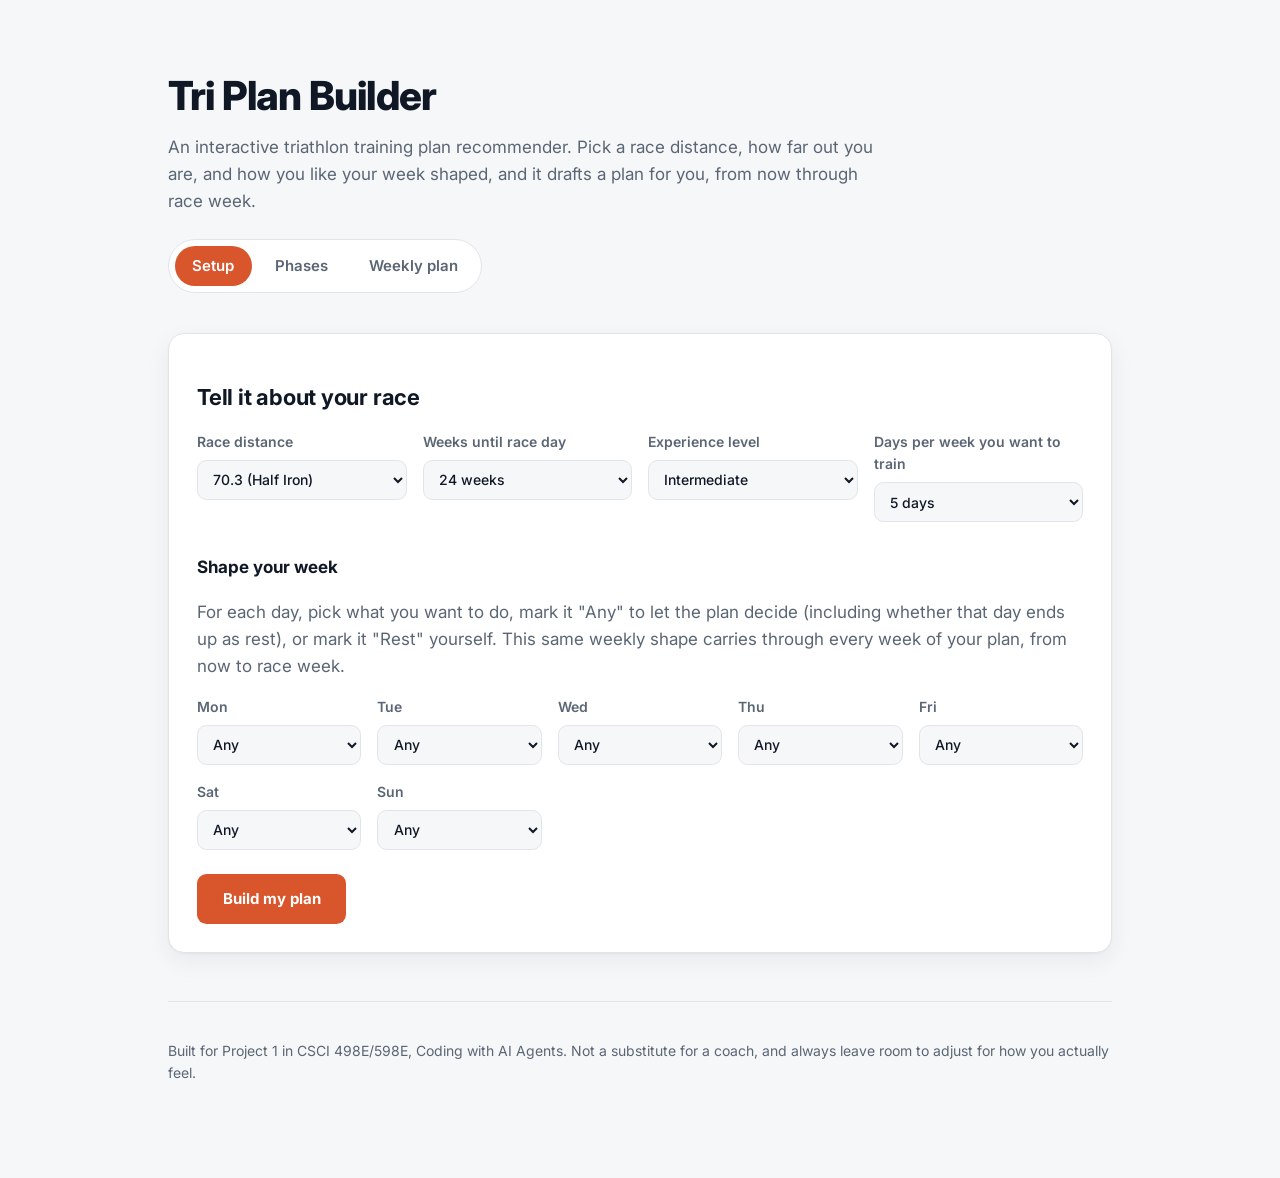
<file: index.html>
<!doctype html>
<html lang="en">
<head>
  <meta charset="utf-8">
  <meta name="viewport" content="width=device-width, initial-scale=1">
  <title>Tri Plan Builder</title>
  <link rel="stylesheet" href="style.css">
</head>
<body>

  <header class="hero">
    <h1>Tri Plan Builder</h1>
    <p class="tagline">
      An interactive triathlon training plan recommender. Pick a race distance,
      how far out you are, and how you like your week shaped, and it drafts a
      plan for you, from now through race week.
    </p>
  </header>

  <nav class="site-nav">
    <a href="index.html" aria-current="page">Setup</a>
    <a href="phases.html">Phases</a>
    <a href="weekly.html">Weekly plan</a>
  </nav>

  <main>
    <section id="setup" aria-labelledby="setup-heading">
      <h2 id="setup-heading">Tell it about your race</h2>

      <div class="field-grid">
        <label>
          Race distance
          <select id="distance">
            <option value="sprint">Sprint</option>
            <option value="olympic">Olympic</option>
            <option value="70.3" selected>70.3 (Half Iron)</option>
            <option value="full">Full (140.6)</option>
          </select>
        </label>

        <label>
          Weeks until race day
          <select id="weeksOut">
            <option value="12">12 weeks</option>
            <option value="16">16 weeks</option>
            <option value="20">20 weeks</option>
            <option value="24" selected>24 weeks</option>
            <option value="28">28 weeks</option>
            <option value="32">32 weeks</option>
            <option value="36">36 weeks</option>
            <option value="40">40 weeks</option>
            <option value="44">44 weeks</option>
            <option value="48">48 weeks</option>
            <option value="52">52 weeks (1 year)</option>
          </select>
        </label>

        <label>
          Experience level
          <select id="experience">
            <option value="beginner">Beginner</option>
            <option value="intermediate" selected>Intermediate</option>
            <option value="advanced">Advanced</option>
          </select>
        </label>

        <label>
          Days per week you want to train
          <select id="daysPerWeek">
            <option value="3">3 days</option>
            <option value="4">4 days</option>
            <option value="5" selected>5 days</option>
            <option value="6">6 days</option>
            <option value="7">7 days</option>
          </select>
        </label>
      </div>

      <h3>Shape your week</h3>
      <p class="hint">
        For each day, pick what you want to do, mark it "Any" to let the plan
        decide (including whether that day ends up as rest), or mark it
        "Rest" yourself. This same weekly shape carries through every week of
        your plan, from now to race week.
      </p>

      <div class="day-grid" id="dayGrid">
        <!-- One label/select pair per day, built by index.js -->
      </div>

      <p id="validationMessage" class="validation" role="alert" hidden></p>

      <button id="generateBtn" type="button">Build my plan</button>
    </section>
  </main>

  <footer>
    <p>
      Built for Project 1 in CSCI 498E/598E, Coding with AI Agents. Not a
      substitute for a coach, and always leave room to adjust for how you
      actually feel.
    </p>
  </footer>

  <script src="plan-data.js"></script>
  <script src="index.js"></script>
</body>
</html>
</file>
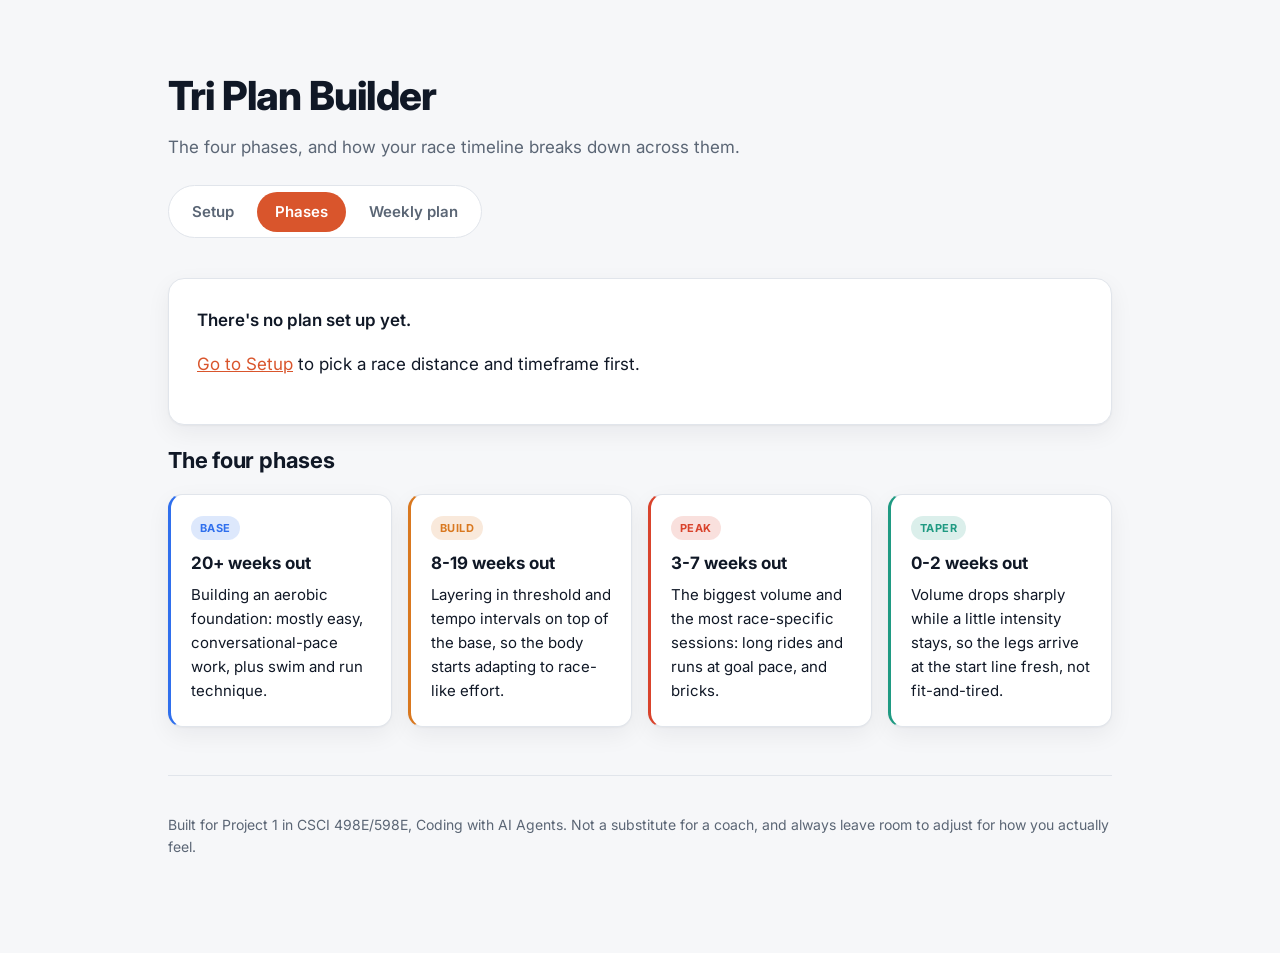
<file: phases.html>
<!doctype html>
<html lang="en">
<head>
  <meta charset="utf-8">
  <meta name="viewport" content="width=device-width, initial-scale=1">
  <title>Tri Plan Builder - Phases</title>
  <link rel="stylesheet" href="style.css">
</head>
<body>

  <header class="hero">
    <h1>Tri Plan Builder</h1>
    <p class="tagline">The four phases, and how your race timeline breaks down across them.</p>
  </header>

  <nav class="site-nav">
    <a href="index.html">Setup</a>
    <a href="phases.html" aria-current="page">Phases</a>
    <a href="weekly.html">Weekly plan</a>
  </nav>

  <main>
    <div id="noPlan" class="notice" hidden>
      <p>There's no plan set up yet.</p>
      <p><a href="index.html">Go to Setup</a> to pick a race distance and timeframe first.</p>
    </div>

    <section id="planSummary" class="overview" hidden></section>

    <section id="phaseBreakdown" aria-labelledby="breakdown-heading" hidden>
      <h2 id="breakdown-heading">Your timeline</h2>
      <div id="breakdownList" class="phase-breakdown"></div>
    </section>

    <section aria-labelledby="reference-heading">
      <h2 id="reference-heading">The four phases</h2>
      <div id="phaseReference" class="week"></div>
    </section>
  </main>

  <footer>
    <p>
      Built for Project 1 in CSCI 498E/598E, Coding with AI Agents. Not a
      substitute for a coach, and always leave room to adjust for how you
      actually feel.
    </p>
  </footer>

  <script src="plan-data.js"></script>
  <script src="phases.js"></script>
</body>
</html>
</file>
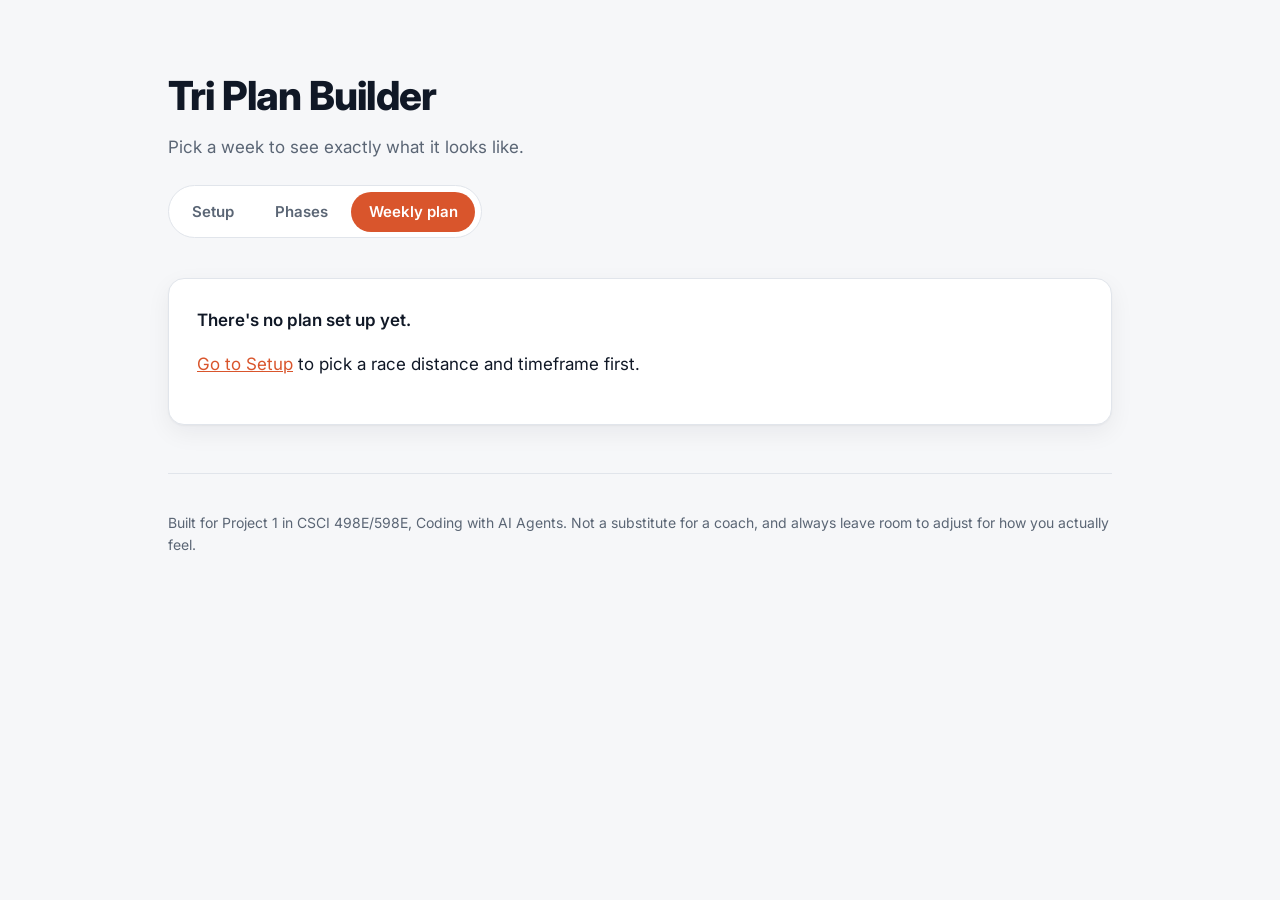
<file: weekly.html>
<!doctype html>
<html lang="en">
<head>
  <meta charset="utf-8">
  <meta name="viewport" content="width=device-width, initial-scale=1">
  <title>Tri Plan Builder - Weekly Plan</title>
  <link rel="stylesheet" href="style.css">
</head>
<body>

  <header class="hero">
    <h1>Tri Plan Builder</h1>
    <p class="tagline">Pick a week to see exactly what it looks like.</p>
  </header>

  <nav class="site-nav">
    <a href="index.html">Setup</a>
    <a href="phases.html">Phases</a>
    <a href="weekly.html" aria-current="page">Weekly plan</a>
  </nav>

  <main>
    <div id="noPlan" class="notice" hidden>
      <p>There's no plan set up yet.</p>
      <p><a href="index.html">Go to Setup</a> to pick a race distance and timeframe first.</p>
    </div>

    <section id="weekPicker" hidden>
      <label for="weekSelect">
        Week
        <select id="weekSelect"></select>
      </label>
    </section>

    <section id="output" hidden aria-labelledby="output-heading">
      <h2 id="output-heading">Your week</h2>
      <div id="overview" class="overview"></div>
      <div id="weeklySchedule" class="week"></div>
    </section>
  </main>

  <footer>
    <p>
      Built for Project 1 in CSCI 498E/598E, Coding with AI Agents. Not a
      substitute for a coach, and always leave room to adjust for how you
      actually feel.
    </p>
  </footer>

  <script src="plan-data.js"></script>
  <script src="weekly.js"></script>
</body>
</html>
</file>
<file: style.css>
/* Tri Plan Builder - theme
   Clean, minimal, navy-and-one-accent palette, with light and dark variants.
   Disciplines (swim/bike/run/strength) and phases (base/build/peak/taper)
   each get a quiet, consistent color so the weekly and phases views are
   easy to scan without the page turning into a rainbow. */

@import url("https://fonts.googleapis.com/css2?family=Inter:wght@400;500;600;700;800&display=swap");

:root {
  color-scheme: light dark;

  /* --- Light palette (default) --- */
  --bg: #f6f7f9;
  --surface: #ffffff;
  --surface-raised: #ffffff;
  --text: #101826;
  --text-muted: #5b6675;
  --border: #e1e5eb;
  --accent: #d9552c;
  --accent-contrast: #ffffff;
  --shadow: 0 1px 2px rgba(16, 24, 38, 0.04), 0 8px 24px rgba(16, 24, 38, 0.06);

  --c-swim: #2f6fed;
  --c-bike: #d9781f;
  --c-run: #2e9e5b;
  --c-strength: #8452c9;

  --c-base: #2f6fed;
  --c-build: #d9781f;
  --c-peak: #d9432c;
  --c-taper: #1f9a82;
}

@media (prefers-color-scheme: dark) {
  :root {
    --bg: #0b1320;
    --surface: #101b2c;
    --surface-raised: #142238;
    --text: #eef2f7;
    --text-muted: #93a2b5;
    --border: #223451;
    --accent: #ff8657;
    --accent-contrast: #10151f;
    --shadow: 0 1px 2px rgba(0, 0, 0, 0.3), 0 8px 28px rgba(0, 0, 0, 0.35);

    --c-swim: #5b93ff;
    --c-bike: #f0a248;
    --c-run: #4cc082;
    --c-strength: #b083ec;

    --c-base: #5b93ff;
    --c-build: #f0a248;
    --c-peak: #ff7a63;
    --c-taper: #38c4a8;
  }
}

* {
  box-sizing: border-box;
}

body {
  font-family: "Inter", system-ui, -apple-system, "Segoe UI", Roboto, sans-serif;
  background: var(--bg);
  color: var(--text);
  max-width: 62rem;
  margin: 0 auto;
  padding: 3rem 1.5rem 5rem;
  line-height: 1.6;
  font-size: 1.0625rem;
}

a {
  color: var(--accent);
}

.hero {
  margin-bottom: 1.5rem;
}

h1 {
  font-size: 2.5rem;
  font-weight: 800;
  letter-spacing: -0.02em;
  line-height: 1.05;
  margin-bottom: 0.75rem;
  background: linear-gradient(90deg, var(--text) 55%, var(--accent));
  -webkit-background-clip: text;
  background-clip: text;
  color: transparent;
}

.tagline {
  max-width: 65ch;
  color: var(--text-muted);
  font-size: 1.0625rem;
}

h2 {
  font-size: 1.375rem;
  font-weight: 700;
  letter-spacing: -0.01em;
  margin-bottom: 1rem;
}

h3 {
  font-size: 1.0625rem;
  font-weight: 700;
  margin: 2rem 0 0.5rem;
}

.hint {
  color: var(--text-muted);
  margin-bottom: 1rem;
}

/* --- Nav --- */
.site-nav {
  display: flex;
  gap: 0.35rem;
  margin-bottom: 2.5rem;
  padding: 0.35rem;
  border: 1px solid var(--border);
  border-radius: 999px;
  background: var(--surface);
  width: fit-content;
}

.site-nav a {
  color: var(--text-muted);
  text-decoration: none;
  font-weight: 600;
  font-size: 0.9375rem;
  padding: 0.5rem 1.1rem;
  border-radius: 999px;
  transition: background 0.15s ease, color 0.15s ease;
}

.site-nav a:hover {
  color: var(--text);
  background: var(--bg);
}

.site-nav a[aria-current="page"] {
  color: var(--accent-contrast);
  background: var(--accent);
}

/* --- Setup form --- */
#setup {
  border: 1px solid var(--border);
  border-radius: 1rem;
  padding: 1.75rem;
  margin-bottom: 2.5rem;
  background: var(--surface);
  box-shadow: var(--shadow);
}

.field-grid {
  display: grid;
  grid-template-columns: repeat(auto-fit, minmax(11rem, 1fr));
  gap: 1rem;
}

label {
  display: flex;
  flex-direction: column;
  gap: 0.4rem;
  font-size: 0.875rem;
  font-weight: 600;
  color: var(--text-muted);
}

select {
  font: inherit;
  font-weight: 500;
  color: var(--text);
  padding: 0.6rem 0.7rem;
  border-radius: 0.6rem;
  border: 1px solid var(--border);
  background: var(--bg);
  transition: border-color 0.15s ease;
}

select:focus-visible {
  outline: 2px solid var(--accent);
  outline-offset: 1px;
}

.day-grid {
  display: grid;
  grid-template-columns: repeat(auto-fit, minmax(8.5rem, 1fr));
  gap: 1rem;
}

.validation {
  margin-top: 1rem;
  padding: 0.85rem 1.1rem;
  border-radius: 0.6rem;
  background: color-mix(in srgb, var(--c-peak) 12%, transparent);
  border: 1px solid color-mix(in srgb, var(--c-peak) 35%, transparent);
  color: var(--text);
  font-weight: 600;
  font-size: 0.9375rem;
}

button {
  font: inherit;
  font-weight: 700;
  font-size: 0.9375rem;
  margin-top: 1.5rem;
  padding: 0.8rem 1.6rem;
  border-radius: 0.6rem;
  border: none;
  background: var(--accent);
  color: var(--accent-contrast);
  cursor: pointer;
  transition: transform 0.1s ease, filter 0.15s ease;
}

button:hover {
  filter: brightness(1.08);
}

button:active {
  transform: translateY(1px);
}

/* --- Overview card --- */
.overview {
  border: 1px solid var(--border);
  border-radius: 1rem;
  padding: 1.5rem 1.75rem;
  margin-bottom: 1.5rem;
  background: var(--surface);
  box-shadow: var(--shadow);
}

.overview h3 {
  margin-top: 0;
}

.overview dl {
  display: grid;
  grid-template-columns: auto 1fr;
  gap: 0.5rem 1.25rem;
  margin: 0;
}

.overview dt {
  font-weight: 600;
  color: var(--text-muted);
  font-size: 0.9375rem;
}

.overview dd {
  margin: 0;
  font-size: 0.9375rem;
}

/* --- Weekly / phase cards --- */
.week,
.phase-breakdown {
  display: grid;
  grid-template-columns: repeat(auto-fit, minmax(14rem, 1fr));
  gap: 1rem;
}

.day-card {
  border: 1px solid var(--border);
  border-radius: 0.9rem;
  padding: 1.1rem 1.25rem;
  background: var(--surface);
  box-shadow: var(--shadow);
  border-left: 3px solid var(--border);
}

.day-card.rest {
  opacity: 0.6;
  box-shadow: none;
}

.day-card h4 {
  margin: 0 0 0.35rem;
  font-size: 1.0625rem;
  font-weight: 700;
}

.day-card .discipline {
  display: inline-block;
  font-size: 0.6875rem;
  font-weight: 700;
  text-transform: uppercase;
  letter-spacing: 0.05em;
  padding: 0.2rem 0.55rem;
  border-radius: 999px;
  margin-bottom: 0.6rem;
  background: color-mix(in srgb, var(--accent) 16%, transparent);
  color: var(--accent);
}

.day-card p {
  margin: 0.35rem 0;
  font-size: 0.9375rem;
  color: var(--text);
}

.day-card .duration {
  font-weight: 600;
}

/* Discipline color-coding, used on weekly day cards. */
.day-card.disc-swim {
  border-left-color: var(--c-swim);
}
.day-card.disc-swim .discipline {
  background: color-mix(in srgb, var(--c-swim) 16%, transparent);
  color: var(--c-swim);
}

.day-card.disc-bike {
  border-left-color: var(--c-bike);
}
.day-card.disc-bike .discipline {
  background: color-mix(in srgb, var(--c-bike) 16%, transparent);
  color: var(--c-bike);
}

.day-card.disc-run {
  border-left-color: var(--c-run);
}
.day-card.disc-run .discipline {
  background: color-mix(in srgb, var(--c-run) 16%, transparent);
  color: var(--c-run);
}

.day-card.disc-strength {
  border-left-color: var(--c-strength);
}
.day-card.disc-strength .discipline {
  background: color-mix(in srgb, var(--c-strength) 16%, transparent);
  color: var(--c-strength);
}

/* Phase color-coding, used on the phases page. */
.day-card.phase-base {
  border-left-color: var(--c-base);
}
.day-card.phase-base .discipline {
  background: color-mix(in srgb, var(--c-base) 16%, transparent);
  color: var(--c-base);
}

.day-card.phase-build {
  border-left-color: var(--c-build);
}
.day-card.phase-build .discipline {
  background: color-mix(in srgb, var(--c-build) 16%, transparent);
  color: var(--c-build);
}

.day-card.phase-peak {
  border-left-color: var(--c-peak);
}
.day-card.phase-peak .discipline {
  background: color-mix(in srgb, var(--c-peak) 16%, transparent);
  color: var(--c-peak);
}

.day-card.phase-taper {
  border-left-color: var(--c-taper);
}
.day-card.phase-taper .discipline {
  background: color-mix(in srgb, var(--c-taper) 16%, transparent);
  color: var(--c-taper);
}

/* --- Weekly page's week picker --- */
#weekPicker {
  margin-bottom: 1.5rem;
}

#weekPicker label {
  max-width: 20rem;
}

/* --- Notices (no plan yet) --- */
.notice {
  border: 1px solid var(--border);
  border-radius: 1rem;
  padding: 1.75rem;
  background: var(--surface);
  box-shadow: var(--shadow);
}

.notice p:first-child {
  font-weight: 600;
  margin-top: 0;
}

footer {
  margin-top: 3rem;
  padding-top: 1.5rem;
  border-top: 1px solid var(--border);
  font-size: 0.875rem;
  color: var(--text-muted);
}
</file>
